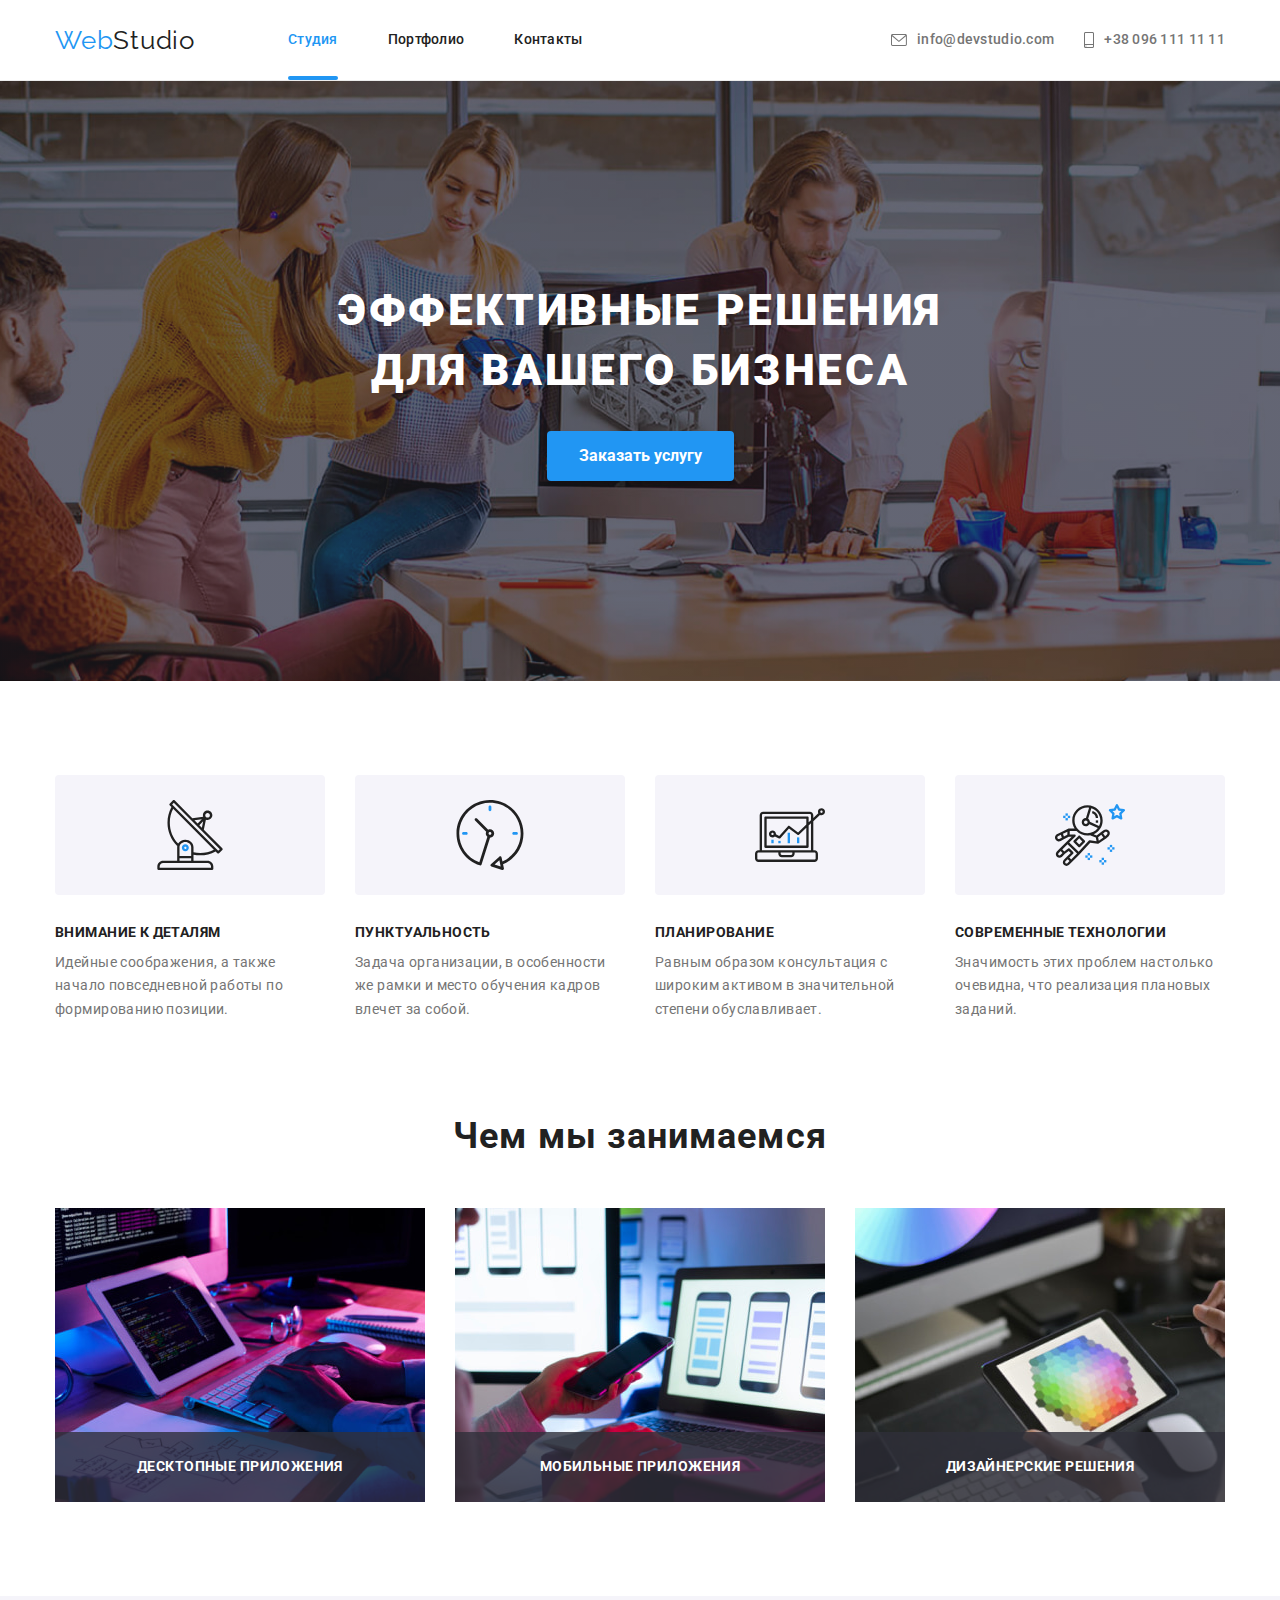
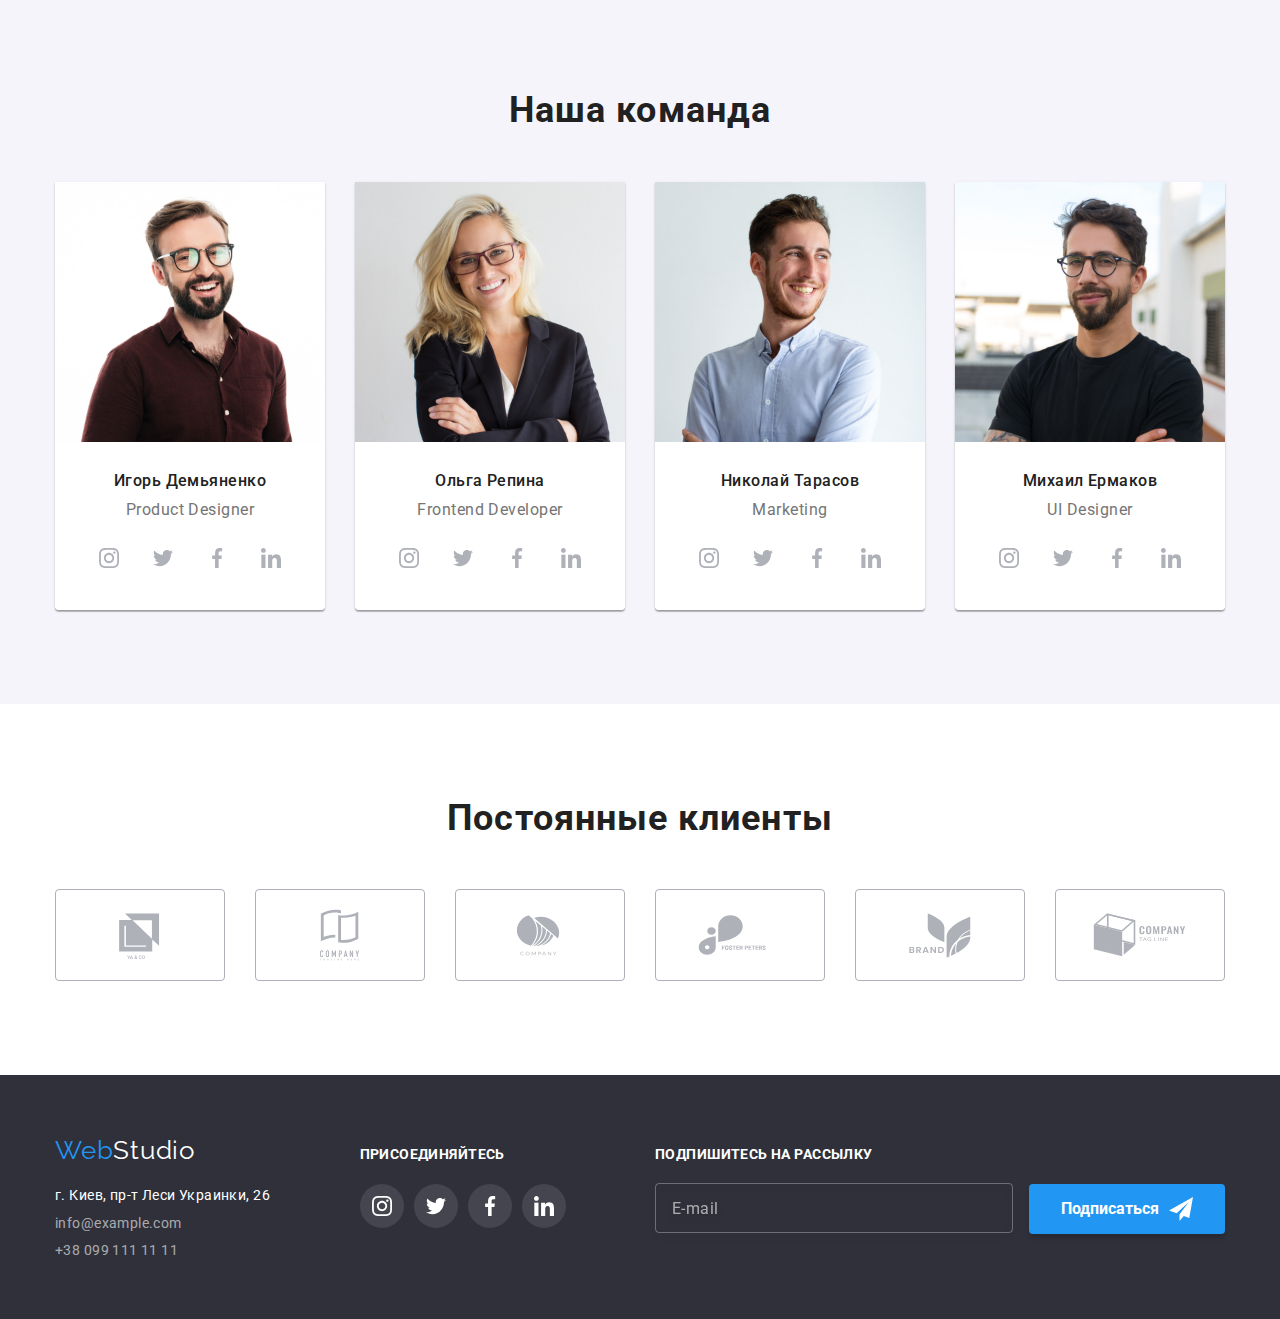
<file: index.html>
<!DOCTYPE html>
<html lang="ru">
  <head>
    <meta charset="UTF-8" />
    <meta http-equiv="X-UA-Compatible" content="IE=edge" />
    <meta name="viewport" content="width=device-width, initial-scale=1.0" />
    <title>Студия</title>
    <link
      rel="stylesheet"
      href="https://cdnjs.cloudflare.com/ajax/libs/modern-normalize/1.1.0/modern-normalize.min.css"
    />
    <link
      href="https://fonts.googleapis.com/css2?family=Raleway:wght@700&family=Roboto:wght@400;500;700;900&display=swap"
      rel="stylesheet"
    />
    <link rel="stylesheet" href="./css/styles.css" />
  </head>

  <body>
    <!--header-->

    <header class="header">
      <div class="container header-container">
        <nav class="nav">
          <a class="logo link header__logo" href="./index.html" lang="en"
            >Web<span class="logo--header">Studio</span></a
          >
          <ul class="nav__list list">
            <li class="nav__item">
              <a class="nav__link link current" href="./index.html">Студия</a>
            </li>
            <li class="nav__item">
              <a class="nav__link link" href="./portfolio.html">Портфолио</a>
            </li>
            <li class="nav__item">
              <a class="nav__link link" href="">Контакты</a>
            </li>
          </ul>
        </nav>
        <ul class="contacts__list list">
          <li class="contacts__item">
            <a class="contacts__link link" href="mailto:info@devstudio.com"
              ><svg class="contacts__icon" width="16" height="12">
                <use href="./images/icons.svg#envelope"></use></svg
              >info@devstudio.com</a
            >
          </li>
          <li class="contacts__item">
            <a class="contacts__link link" href="tel:+380961111111"
              ><svg class="contacts__icon" width="10" height="16">
                <use href="./images/icons.svg#smartphone"></use></svg
              >+38 096 111 11 11</a
            >
          </li>
        </ul>
      </div>
    </header>

    <main>
      <!--Hero-->

      <section class="hero">
        <div class="container">
          <h1 class="hero__title">Эффективные решения для вашего бизнеса</h1>
          <button data-modal-open class="button" type="button">
            Заказать услугу
          </button>
        </div>
      </section>

      <!--benifits-->

      <section class="benifits section">
        <div class="container">
          <h2 class="visually-hidden">Наши преимущества</h2>
          <ul class="benifits__list list">
            <li class="benifits__item">
              <div class="benifits__thumb">
                <svg class="benifits__icon" width="70" height="70">
                  <use href="./images/icons.svg#antenna"></use>
                </svg>
              </div>
              <h3 class="benifits__title">Внимание к деталям</h3>
              <p class="benifits__text">
                Идейные соображения, а также начало повседневной работы по
                формированию позиции.
              </p>
            </li>
            <li class="benifits__item">
              <div class="benifits__thumb">
                <svg class="benifits__icon" width="70" height="70">
                  <use href="./images/icons.svg#clock"></use>
                </svg>
              </div>
              <h3 class="benifits__title">Пунктуальность</h3>
              <p class="benifits__text">
                Задача организации, в особенности же рамки и место обучения
                кадров влечет за собой.
              </p>
            </li>
            <li class="benifits__item">
              <div class="benifits__thumb">
                <svg class="benifits__icon" width="70" height="70">
                  <use href="./images/icons.svg#diagram"></use>
                </svg>
              </div>
              <h3 class="benifits__title">Планирование</h3>
              <p class="benifits__text">
                Равным образом консультация с широким активом в значительной
                степени обуславливает.
              </p>
            </li>
            <li class="benifits__item">
              <div class="benifits__thumb">
                <svg class="benifits__icon" width="70" height="70">
                  <use href="./images/icons.svg#astronaut"></use>
                </svg>
              </div>
              <h3 class="benifits__title">Современные технологии</h3>
              <p class="benifits__text">
                Значимость этих проблем настолько очевидна, что реализация
                плановых заданий.
              </p>
            </li>
          </ul>
        </div>
      </section>

      <!--services-->

      <section class="section">
        <div class="container">
          <h2 class="section-title">Чем мы занимаемся</h2>
          <ul class="services list">
            <li class="services__item">
              <img
                src="./images/tasks/programmer.jpg"
                alt="Крупный план: работающий программист за столом"
                width="370"
                height="294"
              />
              <p class="services__label">Десктопные приложения</p>
            </li>
            <li class="services__item">
              <img
                src="./images/tasks/uidesign.jpg"
                alt="Крупный план: дизайнер разрабатывает различный дизайн веб-интерфейса"
                width="370"
                height="294"
              />
              <p class="services__label">Мобильные приложения</p>
            </li>
            <li class="services__item">
              <img
                src="./images/tasks/graphicdesign.jpg"
                alt="Крупный план: веб-дизайнер держит цветовую таблицу в руках"
                width="370"
                height="294"
              />
              <p class="services__label">Дизайнерские решения</p>
            </li>
          </ul>
        </div>
      </section>

      <!--team-->

      <section class="team-section section">
        <div class="container">
          <h2 class="section-title">Наша команда</h2>
          <ul class="team list">
            <li class="team__item">
              <img
                src="./images/team/igor-demjanenko.jpg"
                alt="Фото Игоря Демьяненко"
                width="270"
                height="260"
              />
              <div class="team__wrapper">
                <h3 class="team__name">Игорь Демьяненко</h3>
                <p class="team__prof" lang="en">Product Designer</p>
                <ul class="team__social-list list">
                  <li class="team__social-item">
                    <a class="team__social-link" aria-label="Instagram" href="">
                      <svg class="team__social-icon" width="20" height="20">
                        <use href="./images/icons.svg#instagram"></use>
                      </svg>
                    </a>
                  </li>
                  <li class="team__social-item">
                    <a class="team__social-link" aria-label="Twitter" href="">
                      <svg class="team__social-icon" width="20" height="20">
                        <use href="./images/icons.svg#twitter"></use>
                      </svg>
                    </a>
                  </li>
                  <li class="team__social-item">
                    <a class="team__social-link" aria-label="Facebook" href="">
                      <svg class="team__social-icon" width="20" height="20">
                        <use href="./images/icons.svg#facebook"></use>
                      </svg>
                    </a>
                  </li>
                  <li class="team__social-item">
                    <a class="team__social-link" aria-label="Linkedin" href="">
                      <svg class="team__social-icon" width="20" height="20">
                        <use href="./images/icons.svg#linkedin"></use>
                      </svg>
                    </a>
                  </li>
                </ul>
              </div>
            </li>
            <li class="team__item">
              <img
                src="./images/team/olga-repina.jpg"
                alt="Фото Ольги Репиной"
                width="270"
                height="260"
              />
              <div class="team__wrapper">
                <h3 class="team__name">Ольга Репина</h3>
                <p class="team__prof" lang="en">Frontend Developer</p>
                <ul class="team__social-list list">
                  <li class="team__social-item">
                    <a class="team__social-link" aria-label="Instagram" href="">
                      <svg class="team__social-icon" width="20" height="20">
                        <use href="./images/icons.svg#instagram"></use>
                      </svg>
                    </a>
                  </li>
                  <li class="team__social-item">
                    <a class="team__social-link" aria-label="Twitter" href="">
                      <svg class="team__social-icon" width="20" height="20">
                        <use href="./images/icons.svg#twitter"></use>
                      </svg>
                    </a>
                  </li>
                  <li class="team__social-item">
                    <a class="team__social-link" aria-label="Facebook" href="">
                      <svg class="team__social-icon" width="20" height="20">
                        <use href="./images/icons.svg#facebook"></use>
                      </svg>
                    </a>
                  </li>
                  <li class="team__social-item">
                    <a class="team__social-link" aria-label="Linkedin" href="">
                      <svg class="team__social-icon" width="20" height="20">
                        <use href="./images/icons.svg#linkedin"></use>
                      </svg>
                    </a>
                  </li>
                </ul>
              </div>
            </li>
            <li class="team__item">
              <img
                src="./images/team/nikolaj-tarasov.jpg"
                alt="Фото Николая Тарасова"
                width="270"
                height="260"
              />
              <div class="team__wrapper">
                <h3 class="team__name">Николай Тарасов</h3>
                <p class="team__prof" lang="en">Marketing</p>
                <ul class="team__social-list list">
                  <li class="team__social-item">
                    <a class="team__social-link" aria-label="Instagram" href="">
                      <svg class="team__social-icon" width="20" height="20">
                        <use href="./images/icons.svg#instagram"></use>
                      </svg>
                    </a>
                  </li>
                  <li class="team__social-item">
                    <a class="team__social-link" aria-label="Twitter" href="">
                      <svg class="team__social-icon" width="20" height="20">
                        <use href="./images/icons.svg#twitter"></use>
                      </svg>
                    </a>
                  </li>
                  <li class="team__social-item">
                    <a class="team__social-link" aria-label="Facebook" href="">
                      <svg class="team__social-icon" width="20" height="20">
                        <use href="./images/icons.svg#facebook"></use>
                      </svg>
                    </a>
                  </li>
                  <li class="team__social-item">
                    <a class="team__social-link" aria-label="Linkedin" href="">
                      <svg class="team__social-icon" width="20" height="20">
                        <use href="./images/icons.svg#linkedin"></use>
                      </svg>
                    </a>
                  </li>
                </ul>
              </div>
            </li>
            <li class="team__item">
              <img
                src="./images/team/michail-ermakov.jpg"
                alt="Фото Михаила Ермакова"
                width="270"
                height="260"
              />
              <div class="team__wrapper">
                <h3 class="team__name">Михаил Ермаков</h3>
                <p class="team__prof" lang="en">UI Designer</p>
                <ul class="team__social-list list">
                  <li class="team__social-item">
                    <a class="team__social-link" aria-label="Instagram" href="">
                      <svg class="team__social-icon" width="20" height="20">
                        <use href="./images/icons.svg#instagram"></use>
                      </svg>
                    </a>
                  </li>
                  <li class="team__social-item">
                    <a class="team__social-link" aria-label="Twitter" href="">
                      <svg class="team__social-icon" width="20" height="20">
                        <use href="./images/icons.svg#twitter"></use>
                      </svg>
                    </a>
                  </li>
                  <li class="team__social-item">
                    <a class="team__social-link" aria-label="Facebook" href="">
                      <svg class="team__social-icon" width="20" height="20">
                        <use href="./images/icons.svg#facebook"></use>
                      </svg>
                    </a>
                  </li>
                  <li class="team__social-item">
                    <a class="team__social-link" aria-label="Linkedin" href="">
                      <svg class="team__social-icon" width="20" height="20">
                        <use href="./images/icons.svg#linkedin"></use>
                      </svg>
                    </a>
                  </li>
                </ul>
              </div>
            </li>
          </ul>
        </div>
      </section>

      <!--clients-->
      <section class="section">
        <div class="container">
          <h2 class="section-title">Постоянные клиенты</h2>
          <ul class="clients__list list">
            <li class="clients__item">
              <a class="clients__link" aria-label="Client1" href="">
                <svg class="clients__icon" width="106" height="60">
                  <use href="./images/icons.svg#group1"></use>
                </svg>
              </a>
            </li>
            <li class="clients__item">
              <a class="clients__link" aria-label="Client2" href="">
                <svg class="clients__icon" width="106" height="60">
                  <use href="./images/icons.svg#group2"></use>
                </svg>
              </a>
            </li>
            <li class="clients__item">
              <a class="clients__link" aria-label="Client3" href="">
                <svg class="clients__icon" width="106" height="60">
                  <use href="./images/icons.svg#group3"></use>
                </svg>
              </a>
            </li>
            <li class="clients__item">
              <a class="clients__link" aria-label="Client4" href="">
                <svg class="clients__icon" width="106" height="60">
                  <use href="./images/icons.svg#group4"></use>
                </svg>
              </a>
            </li>
            <li class="clients__item">
              <a class="clients__link" aria-label="Client5" href="">
                <svg class="clients__icon" width="106" height="60">
                  <use href="./images/icons.svg#group5"></use>
                </svg>
              </a>
            </li>
            <li class="clients__item">
              <a class="clients__link" aria-label="Client6" href="">
                <svg class="clients__icon" width="106" height="60">
                  <use href="./images/icons.svg#group6"></use>
                </svg>
              </a>
            </li>
          </ul>
        </div>
      </section>
    </main>

    <!--footer-->

    <footer class="footer">
      <div class="container footer__wrapper">
        <div>
          <a class="logo link footer__logo" href="./index.html" lang="en"
            >Web<span class="logo--footer">Studio</span></a
          >
          <address>
            <ul class="list">
              <li class="address__item">
                <a
                  class="address__link address__link--geo link"
                  href="https://goo.gl/maps/Uj1X8xoR8grp4Fqd6"
                  target="_blank"
                  rel="noopener noreferrer"
                  >г. Киев, пр-т Леси Украинки, 26</a
                >
              </li>
              <li class="address__item">
                <a class="address__link link" href="mailto:info@example.com"
                  >info@example.com</a
                >
              </li>
              <li class="address__item">
                <a class="address__link link" href="tel:+380991111111"
                  >+38 099 111 11 11</a
                >
              </li>
            </ul>
          </address>
        </div>
        <div class="follow__wrapper">
          <strong class="follow__title">ПРИСОЕДИНЯЙТЕСЬ</strong>
          <ul class="follow__list list">
            <li class="follow__item">
              <a class="follow__link" aria-label="Instagram" href="">
                <svg class="follow__icon" width="20" height="20">
                  <use href="./images/icons.svg#instagram"></use>
                </svg>
              </a>
            </li>
            <li class="follow__item">
              <a class="follow__link" aria-label="Twitter" href="">
                <svg class="follow__icon" width="20" height="20">
                  <use href="./images/icons.svg#twitter"></use>
                </svg>
              </a>
            </li>
            <li class="follow__item">
              <a class="follow__link" aria-label="Facebook" href="">
                <svg class="follow__icon" width="20" height="20">
                  <use href="./images/icons.svg#facebook"></use>
                </svg>
              </a>
            </li>
            <li class="follow__item">
              <a class="follow__link" aria-label="Linkedin" href="">
                <svg class="follow__icon" width="20" height="20">
                  <use href="./images/icons.svg#linkedin"></use>
                </svg>
              </a>
            </li>
          </ul>
        </div>
        <form class="subscribe">
          <label for="email" class="subscribe__title"
            >Подпишитесь на рассылку</label
          >
          <input
            class="subscribe__input"
            id="email"
            type="email"
            name="email"
            placeholder="E-mail"
            required
          />
          <button class="subscribe__button button" type="submit">
            Подписаться
            <svg class="subscribe__icon" width="24" height="24">
              <use href="./images/icons.svg#send"></use>
            </svg>
          </button>
        </form>
      </div>
    </footer>

    <!--modal-->

    <div data-modal class="backdrop is-hidden">
      <div class="modal">
        <button data-modal-close class="modal__button" type="button">
          <svg class="modal__button-icon" width="11" height="11">
            <use href="./images/icons.svg#closebtn"></use>
          </svg>
        </button>
        <form class="order">
          <p class="order__title">Оставьте свои данные, мы вам перезвоним</p>

          <label for="name" class="order__label">Имя </label>
          <div class="order__wrapper">
            <input
              class="order__input"
              type="text"
              name="name"
              id="name"
              required
              minlength="2"
            /><svg class="order__icon" width="18" height="18">
              <use href="./images/icons.svg#person"></use>
            </svg>
          </div>

          <label for="tel" class="order__label">Телефон </label>
          <div class="order__wrapper">
            <input
              class="order__input"
              type="tel"
              name="tel"
              id="tel"
              required
            /><svg class="order__icon" width="18" height="18">
              <use href="./images/icons.svg#phone"></use>
            </svg>
          </div>

          <label for="mail" class="order__label">Почта </label>
          <div class="order__wrapper">
            <input
              class="order__input"
              type="email"
              name="mail"
              id="mail"
              required
            /><svg class="order__icon" width="18" height="18">
              <use href="./images/icons.svg#email"></use>
            </svg>
          </div>

          <label for="comment" class="order__label order__label-comment"
            >Комментарий</label
          >
          <textarea
            class="order__comment"
            name="comment"
            id="comment"
            placeholder="Введите текст"
          ></textarea>

          <input
            class="order__checkbox visually-hidden"
            name="policy"
            type="checkbox"
            id="checkbox"
            required
          />

          <label for="checkbox" class="order__text"
            >Соглашаюсь с рассылкой и принимаю&nbsp;
            <a class="order__link" href="">Условия договора</a></label
          >

          <button class="button" type="submit">Отправить</button>
        </form>
      </div>
    </div>

    <script src="./js/modal.js"></script>
  </body>
</html>
</file>
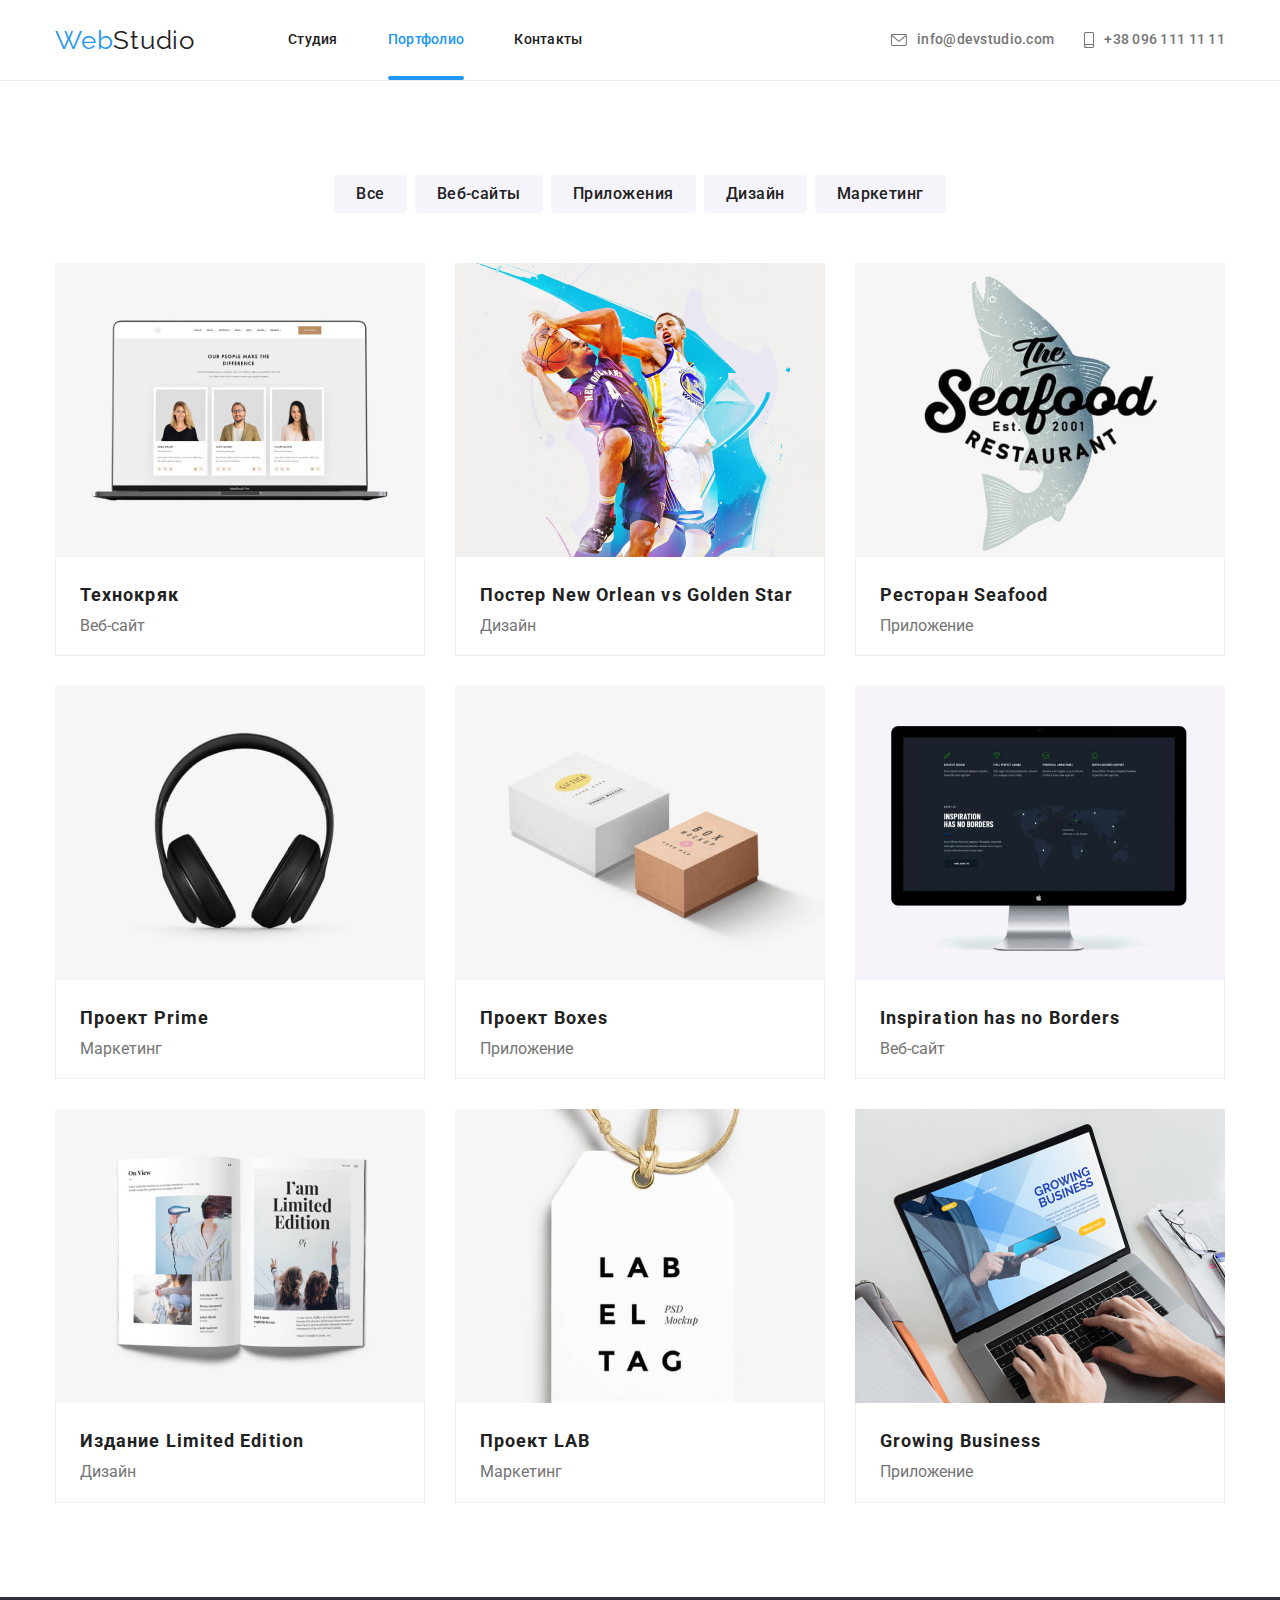
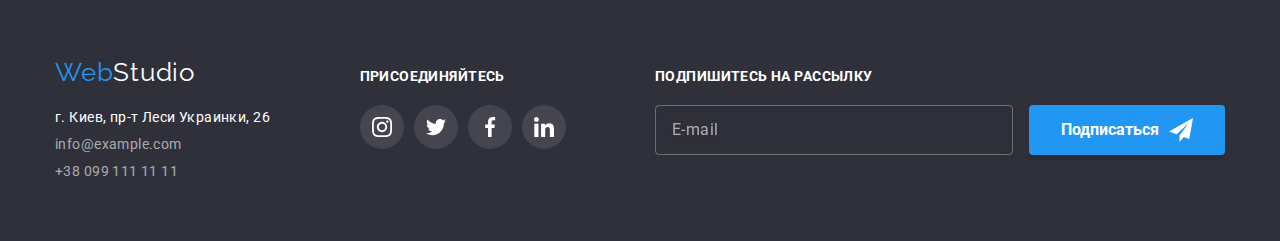
<file: portfolio.html>
<!DOCTYPE html>
<html lang="ru">
  <head>
    <meta charset="UTF-8" />
    <meta http-equiv="X-UA-Compatible" content="IE=edge" />
    <meta name="viewport" content="width=device-width, initial-scale=1.0" />
    <title>Портфолио</title>
    <link
      rel="stylesheet"
      href="https://cdnjs.cloudflare.com/ajax/libs/modern-normalize/1.1.0/modern-normalize.min.css"
    />
    <link
      href="https://fonts.googleapis.com/css2?family=Raleway:wght@700&family=Roboto:wght@400;500;700;900&display=swap"
      rel="stylesheet"
    />
    <link rel="stylesheet" href="./css/styles.css" />
  </head>
  <body>
    <!--header-->

    <header class="header">
      <div class="container header-container">
        <nav class="nav">
          <a class="logo link header__logo" href="./index.html" lang="en"
            >Web<span class="logo--header">Studio</span></a
          >
          <ul class="nav__list list">
            <li class="nav__item">
              <a class="nav__link link" href="./index.html">Студия</a>
            </li>
            <li class="nav__item">
              <a class="nav__link link current" href="./portfolio.html"
                >Портфолио</a
              >
            </li>
            <li class="nav__item">
              <a class="nav__link link" href="">Контакты</a>
            </li>
          </ul>
        </nav>
        <ul class="contacts__list list">
          <li class="contacts__item">
            <a class="contacts__link link" href="mailto:info@devstudio.com"
              ><svg class="contacts__icon" width="16" height="12">
                <use href="./images/icons.svg#envelope"></use></svg
              >info@devstudio.com</a
            >
          </li>
          <li class="contacts__item">
            <a class="contacts__link link" href="tel:+380961111111"
              ><svg class="contacts__icon" width="10" height="16">
                <use href="./images/icons.svg#smartphone"></use></svg
              >+38 096 111 11 11</a
            >
          </li>
        </ul>
      </div>
    </header>

    <main>
      <section class="section">
        <div class="container">
          <h1 class="visually-hidden">Наши проекты</h1>

          <!--filter-buttons-->

          <ul class="filter list">
            <li class="filter__item">
              <button class="filter__button" type="button">Все</button>
            </li>
            <li class="filter__item">
              <button class="filter__button" type="button">Веб-сайты</button>
            </li>
            <li class="filter__item">
              <button class="filter__button" type="button">Приложения</button>
            </li>
            <li class="filter__item">
              <button class="filter__button" type="button">Дизайн</button>
            </li>
            <li class="filter__item">
              <button class="filter__button" type="button">Маркетинг</button>
            </li>
          </ul>

          <!--projects-->

          <ul class="projects list">
            <li class="projects__item">
              <a class="projects__link link" href="">
                <div class="projects__box">
                  <img
                    class="projects__img"
                    src="./images/projects/technokryak.jpg"
                    alt="Отображенный на ноутбуке дизайн сайта "
                    width="370"
                    height="294"
                  />
                  <div class="projects__overlay">
                    <p class="projects__text">
                      Ресурс предлагает комплексные предложения с разным уровнем
                      функционала и сервисов. Все это позволит посетителю
                      получить исчерпывающие сведения о компании или частном
                      лице.
                    </p>
                  </div>
                </div>
                <div class="projects__wrapper">
                  <h2 class="projects__title">Технокряк</h2>
                  <p class="projects__product">Веб-сайт</p>
                </div>
              </a>
            </li>
            <li class="projects__item">
              <a class="projects__link link" href="">
                <div class="projects__box">
                  <img
                    src="./images/projects/poster.jpg"
                    alt="Два басктеболиста сражаются за мяч"
                    width="370"
                    height="294"
                  />
                  <div class="projects__overlay">
                    <p class="projects__text">
                      Ресурс предлагает комплексные предложения с разным уровнем
                      функционала и сервисов. Все это позволит посетителю
                      получить исчерпывающие сведения о компании или частном
                      лице.
                    </p>
                  </div>
                </div>
                <div class="projects__wrapper">
                  <h2 class="projects__title">
                    Постер <span lang="en">New Orlean vs Golden Star</span>
                  </h2>
                  <p class="projects__product">Дизайн</p>
                </div>
              </a>
            </li>
            <li class="projects__item">
              <a class="projects__link link" href="">
                <div class="projects__box">
                  <img
                    src="./images/projects/seafood.jpg"
                    alt="Логотип ресторана"
                    width="370"
                    height="294"
                  />
                  <div class="projects__overlay">
                    <p class="projects__text">
                      Ресурс предлагает комплексные предложения с разным уровнем
                      функционала и сервисов. Все это позволит посетителю
                      получить исчерпывающие сведения о компании или частном
                      лице.
                    </p>
                  </div>
                </div>
                <div class="projects__wrapper">
                  <h2 class="projects__title">
                    Ресторан <span lang="en">Seafood</span>
                  </h2>
                  <p class="projects__product">Приложение</p>
                </div>
              </a>
            </li>
            <li class="projects__item">
              <a class="projects__link link" href="">
                <div class="projects__box">
                  <img
                    src="./images/projects/prime.jpg"
                    alt="Наушники"
                    width="370"
                    height="294"
                  />
                  <div class="projects__overlay">
                    <p class="projects__text">
                      Ресурс предлагает комплексные предложения с разным уровнем
                      функционала и сервисов. Все это позволит посетителю
                      получить исчерпывающие сведения о компании или частном
                      лице.
                    </p>
                  </div>
                </div>
                <div class="projects__wrapper">
                  <h2 class="projects__title">
                    Проект <span lang="en">Prime</span>
                  </h2>
                  <p class="projects__product">Маркетинг</p>
                </div>
              </a>
            </li>
            <li class="projects__item">
              <a class="projects__link link" href="">
                <div class="projects__box">
                  <img
                    src="./images/projects/boxes.jpg"
                    alt="Две коробки"
                    width="370"
                    height="294"
                  />
                  <div class="projects__overlay">
                    <p class="projects__text">
                      Ресурс предлагает комплексные предложения с разным уровнем
                      функционала и сервисов. Все это позволит посетителю
                      получить исчерпывающие сведения о компании или частном
                      лице.
                    </p>
                  </div>
                </div>
                <div class="projects__wrapper">
                  <h2 class="projects__title">
                    Проект <span lang="en">Boxes</span>
                  </h2>
                  <p class="projects__product">Приложение</p>
                </div>
              </a>
            </li>
            <li class="projects__item">
              <a class="projects__link link" href="">
                <div class="projects__box">
                  <img
                    src="./images/projects/inspiration.jpg"
                    alt="Отображенный на мониторе дизайн сайта"
                    width="370"
                    height="294"
                  />
                  <div class="projects__overlay">
                    <p class="projects__text">
                      Ресурс предлагает комплексные предложения с разным уровнем
                      функционала и сервисов. Все это позволит посетителю
                      получить исчерпывающие сведения о компании или частном
                      лице.
                    </p>
                  </div>
                </div>
                <div class="projects__wrapper">
                  <h2 class="projects__title">
                    <span lang="en">Inspiration has no Borders</span>
                  </h2>
                  <p class="projects__product">Веб-сайт</p>
                </div>
              </a>
            </li>
            <li class="projects__item">
              <a class="projects__link link" href="">
                <div class="projects__box">
                  <img
                    src="./images/projects/limited.jpg"
                    alt="Раскрытый журнал"
                    width="370"
                    height="294"
                  />
                  <div class="projects__overlay">
                    <p class="projects__text">
                      Ресурс предлагает комплексные предложения с разным уровнем
                      функционала и сервисов. Все это позволит посетителю
                      получить исчерпывающие сведения о компании или частном
                      лице.
                    </p>
                  </div>
                </div>
                <div class="projects__wrapper">
                  <h2 class="projects__title">
                    Издание <span lang="en">Limited Edition</span>
                  </h2>
                  <p class="projects__product">Дизайн</p>
                </div>
              </a>
            </li>
            <li class="projects__item">
              <a class="projects__link link" href="" tabindex="0">
                <div class="projects__box">
                  <img
                    src="./images/projects/lab.jpg"
                    alt="Логотип"
                    width="370"
                    height="294"
                  />
                  <div class="projects__overlay">
                    <p class="projects__text">
                      Ресурс предлагает комплексные предложения с разным уровнем
                      функционала и сервисов. Все это позволит посетителю
                      получить исчерпывающие сведения о компании или частном
                      лице.
                    </p>
                  </div>
                </div>
                <div class="projects__wrapper">
                  <h2 class="projects__title">
                    Проект <span lang="en">LAB</span>
                  </h2>
                  <p class="projects__product">Маркетинг</p>
                </div>
              </a>
            </li>
            <li class="projects__item">
              <a class="projects__link link" href="" tabindex="0">
                <div class="projects__box">
                  <img
                    src="./images/projects/growing-business.jpg"
                    alt="Отображенный на ноутбуке дизайн приложения"
                    width="370"
                    height="294"
                  />
                  <div class="projects__overlay">
                    <p class="projects__text">
                      Ресурс предлагает комплексные предложения с разным уровнем
                      функционала и сервисов. Все это позволит посетителю
                      получить исчерпывающие сведения о компании или частном
                      лице.
                    </p>
                  </div>
                </div>
                <div class="projects__wrapper">
                  <h2 class="projects__title" lang="en">Growing Business</h2>
                  <p class="projects__product">Приложение</p>
                </div>
              </a>
            </li>
          </ul>
        </div>
      </section>
    </main>

    <!--footer-->

    <footer class="footer">
      <div class="container footer__wrapper">
        <div>
          <a class="logo link footer__logo" href="./index.html" lang="en"
            >Web<span class="logo--footer">Studio</span></a
          >
          <address>
            <ul class="list">
              <li class="address__item">
                <a
                  class="address__link address__link--geo link"
                  href="https://goo.gl/maps/Uj1X8xoR8grp4Fqd6"
                  target="_blank"
                  rel="noopener noreferrer"
                  >г. Киев, пр-т Леси Украинки, 26</a
                >
              </li>
              <li class="address__item">
                <a class="address__link link" href="mailto:info@example.com"
                  >info@example.com</a
                >
              </li>
              <li class="address__item">
                <a class="address__link link" href="tel:+380991111111"
                  >+38 099 111 11 11</a
                >
              </li>
            </ul>
          </address>
        </div>
        <div class="follow__wrapper">
          <strong class="follow__title">ПРИСОЕДИНЯЙТЕСЬ</strong>
          <ul class="follow__list list">
            <li class="follow__item">
              <a class="follow__link" aria-label="Instagram" href="">
                <svg class="follow__icon" width="20" height="20">
                  <use href="./images/icons.svg#instagram"></use>
                </svg>
              </a>
            </li>
            <li class="follow__item">
              <a class="follow__link" aria-label="Twitter" href="">
                <svg class="follow__icon" width="20" height="20">
                  <use href="./images/icons.svg#twitter"></use>
                </svg>
              </a>
            </li>
            <li class="follow__item">
              <a class="follow__link" aria-label="Facebook" href="">
                <svg class="follow__icon" width="20" height="20">
                  <use href="./images/icons.svg#facebook"></use>
                </svg>
              </a>
            </li>
            <li class="follow__item">
              <a class="follow__link" aria-label="Linkedin" href="">
                <svg class="follow__icon" width="20" height="20">
                  <use href="./images/icons.svg#linkedin"></use>
                </svg>
              </a>
            </li>
          </ul>
        </div>
        <form class="subscribe">
          <label for="email" class="subscribe__title"
            >Подпишитесь на рассылку</label
          >
          <input
            class="subscribe__input"
            id="email"
            type="email"
            name="email"
            placeholder="E-mail"
            required
          />
          <button class="subscribe__button button" type="submit">
            Подписаться
            <svg class="subscribe__icon" width="24" height="24">
              <use href="./images/icons.svg#send"></use>
            </svg>
          </button>
        </form>
      </div>
    </footer>
  </body>
</html>
</file>
<file: css/styles.css>
:root {
  --primary-color: #ffffff;
  --primary-color-alpha: rgba(255, 255, 255, 0.6);
  --primary-text-color: #757575;
  --accent-color: #2196f3;
  --focus-accent-color: #188ce8;
  --title-color: #212121;
  --background-color-dark: #2f303a;
  --background-color-light: #f5f4fa;
  --line-color: #ececec;
  --card-color: #eeeeee;
  --background-hero: #c4c4c4;
  --icon-color: #afb1b8;
}

body {
  background-color: var(--primary-color);
  color: var(--primary-text-color);
  font-family: Roboto, sans-serif;
}

h1,
h2,
h3,
p {
  margin-top: 0;
  margin-bottom: 0;
}

ul {
  margin-top: 0;
  margin-bottom: 0;
  padding-left: 0;
}

img {
  display: block;
}

button {
  cursor: pointer;
}

.list {
  list-style: none;
}

.link {
  text-decoration: none;
  color: inherit;
}

.visually-hidden {
  position: absolute;
  width: 1px;
  height: 1px;
  margin: -1px;
  border: 0;
  padding: 0;
  white-space: nowrap;
  clip-path: inset(100%);
  clip: rect(0 0 0 0);
  overflow: hidden;
}

.container {
  width: 1200px;
  padding-left: 15px;
  padding-right: 15px;
  margin-left: auto;
  margin-right: auto;
}

.section {
  padding-top: 94px;
  padding-bottom: 94px;
}

/*===header===*/
.header {
  border-bottom: 1px solid var(--line-color);
}

.header-container {
  display: flex;
  align-items: center;
  justify-content: space-between;
}

.nav {
  display: flex;
  align-items: center;
}

.nav__list {
  display: flex;
}

.logo {
  color: var(--accent-color);
  font-family: Raleway, sans-serif;
  font-size: 26px;
  line-height: 1.19;
  letter-spacing: 0.03em;
}

.logo--header {
  color: var(--title-color);
}

.header__logo {
  margin-right: 93px;
}

.nav__link {
  display: block;
  color: var(--title-color);
  font-weight: 500;
  font-size: 14px;
  line-height: 1.14;
  letter-spacing: 0.02em;
  padding-top: 32px;
  padding-bottom: 32px;
  transition: color 250ms cubic-bezier(0.4, 0, 0.2, 1);
}

.nav__item:not(:last-child) {
  margin-right: 50px;
}

.nav__link:hover,
.nav__link:focus {
  color: var(--accent-color);
}

.nav__link.current {
  position: relative;
  color: var(--accent-color);
}

.nav__link.current::after {
  position: absolute;
  left: 0;
  bottom: 0;
  display: inline-block;
  content: '';
  height: 4px;
  border-radius: 2px;
  width: 100%;
  background-color: var(--accent-color);
}

.contacts__icon {
  fill: currentColor;
  margin-right: 10px;
}
.contacts__list {
  display: flex;
}

.contacts__item:not(:last-child) {
  margin-right: 30px;
}

.contacts__link {
  display: flex;
  align-items: center;
  font-weight: 500;
  font-size: 14px;
  line-height: 1.14;
  letter-spacing: 0.02em;
  padding-top: 32px;
  padding-bottom: 32px;
  transition: color 250ms cubic-bezier(0.4, 0, 0.2, 1);
}

.contacts__link:hover,
.contacts__link:focus {
  color: var(--accent-color);
}

/*===index-main===*/

/*===hero===*/

.hero {
  background-color: var(--background-hero);
  padding-top: 200px;
  padding-bottom: 200px;
  text-align: center;
  background-image: linear-gradient(
      rgba(47, 48, 58, 0.4),
      rgba(47, 48, 58, 0.4)
    ),
    url(../images/background/hero.jpg);
  background-repeat: no-repeat;
  max-width: 1600px;
  background-position: center;
  background-size: cover;
  margin: 0 auto;
}

.hero__title {
  font-weight: 900;
  font-size: 44px;
  line-height: 1.36;
  text-align: center;
  letter-spacing: 0.06em;
  text-transform: uppercase;
  color: var(--primary-color);
  margin: 0 auto 30px;
  max-width: 696px;
}

.button {
  display: inline-block;
  font-family: inherit;
  font-weight: 700;
  font-size: 16px;
  line-height: 1.87;
  color: var(--primary-color);
  background-color: var(--accent-color);
  padding: 10px 32px;
  box-shadow: 0px 4px 4px rgba(0, 0, 0, 0.15);
  border-radius: 4px;
  border: none;
  transition: background-color 250ms cubic-bezier(0.4, 0, 0.2, 1);
}

.button:hover,
.button:focus {
  background-color: var(--focus-accent-color);
}

/*===benifits===*/

.benifits.section {
  padding-bottom: 0;
}

.benifits__list {
  display: flex;
}

.benifits__item {
  max-width: 270px;
}

.benifits__item:not(:last-child) {
  margin-right: 30px;
}

.benifits__thumb {
  width: 270px;
  height: 120px;
  background-color: var(--background-color-light);
  border-radius: 4px;
  margin-bottom: 30px;
  display: flex;
  justify-content: center;
  align-items: center;
}

.benifits__title {
  color: var(--title-color);
  font-weight: 700;
  font-size: 14px;
  line-height: 1.14;
  letter-spacing: 0.03em;
  text-transform: uppercase;
  margin-bottom: 10px;
}

.benifits__text {
  font-size: 14px;
  line-height: 1.71;
  letter-spacing: 0.03em;
}

.section-title {
  color: var(--title-color);
  font-weight: 700;
  font-size: 36px;
  line-height: 1.16;
  text-align: center;
  letter-spacing: 0.03em;
  margin-bottom: 50px;
}

/*===services===*/

.services {
  display: flex;
}

.services__item:not(:last-child) {
  margin-right: 30px;
}

.services__item {
  position: relative;
}

.services__label {
  position: absolute;
  width: 100%;
  left: 0;
  bottom: 0;
  font-weight: 700;
  font-size: 14px;
  line-height: 1.14;
  text-align: center;
  letter-spacing: 0.03em;
  text-transform: uppercase;
  color: var(--primary-color);
  background-color: rgba(47, 48, 58, 0.8);
  padding-top: 27px;
  padding-bottom: 27px;
}
/*===team===*/

.team-section {
  background-color: var(--background-color-light);
}

.team {
  display: flex;
}

.team__item {
  text-align: center;
  box-shadow: 0px 1px 3px rgba(0, 0, 0, 0.12), 0px 1px 1px rgba(0, 0, 0, 0.14),
    0px 2px 1px rgba(0, 0, 0, 0.2);
  border-radius: 0px 0px 4px 4px;
}

.team__item:not(:last-child) {
  margin-right: 30px;
}

.team__wrapper {
  background-color: var(--primary-color);
  padding: 30px 20px;
  border-radius: 0px 0px 4px 4px;
}
.team__name {
  color: var(--title-color);
  font-weight: 500;
  font-size: 16px;
  line-height: 1.18;
  letter-spacing: 0.03em;
  margin-bottom: 10px;
}

.team__prof {
  font-size: 16px;
  line-height: 1.18;
  letter-spacing: 0.03em;
}

.team__social-list {
  display: flex;
  justify-content: center;
  margin-top: 16px;
}

.team__social-link {
  display: flex;
  justify-content: center;
  align-items: center;
  width: 44px;
  height: 44px;
  color: var(--icon-color);
  border-radius: 50%;
  transition: color 250ms cubic-bezier(0.4, 0, 0.2, 1),
    background-color 250ms cubic-bezier(0.4, 0, 0.2, 1);
}
.team__social-link:hover,
.team__social-link:focus {
  background-color: var(--accent-color);
  color: var(--primary-color);
}

.team__social-item:not(:last-child) {
  margin-right: 10px;
}

.team__social-icon {
  fill: currentColor;
}

/*===Clients===*/

.clients__list {
  display: flex;
}

.clients__item:not(:last-child) {
  margin-right: 30px;
}

.clients__link {
  display: flex;
  padding: 16px 32px;
  width: 170px;
  height: 92px;
  border: 1px solid var(--icon-color);
  border-radius: 4px;
  color: var(--icon-color);
  transition: color 250ms cubic-bezier(0.4, 0, 0.2, 1),
    border-color 250ms cubic-bezier(0.4, 0, 0.2, 1);
}

.clients__link:hover,
.clients__link:focus {
  color: var(--accent-color);
  border-color: var(--accent-color);
}

.clients__icon {
  fill: currentColor;
}

/*===Portfolio-main===*/

.filter {
  display: flex;
  justify-content: center;
  margin-bottom: 50px;
}

.filter__item:not(:last-child) {
  margin-right: 8px;
}

.filter__button {
  font-family: inherit;
  color: var(--title-color);
  background-color: var(--background-color-light);
  font-weight: 500;
  font-size: 16px;
  line-height: 1.6;
  text-align: center;
  letter-spacing: 0.03em;
  display: inline-block;
  border: none;
  border-radius: 4px;
  padding: 6px 22px;
  transition: color 250ms cubic-bezier(0.4, 0, 0.2, 1),
    background-color 250ms cubic-bezier(0.4, 0, 0.2, 1),
    box-shadow 250ms cubic-bezier(0.4, 0, 0.2, 1);
}

.filter__button:hover,
.filter__button:focus {
  color: var(--primary-color);
  background-color: var(--accent-color);
  box-shadow: 0px 3px 1px rgba(0, 0, 0, 0.1), 0px 1px 2px rgba(0, 0, 0, 0.08),
    0px 2px 2px rgba(0, 0, 0, 0.12);
}

/*===projects===*/

.projects {
  display: flex;
  flex-wrap: wrap;
}

.projects__item {
  flex-basis: calc((100% - 90px)) / 3;
}

.projects__item:not(:nth-child(3n)) {
  margin-right: 30px;
}
.projects__item:not(:nth-last-child(-n + 3)) {
  margin-bottom: 30px;
}

.projects__link {
  display: block;
  transition: box-shadow 250ms cubic-bezier(0.4, 0, 0.2, 1);
}

.projects__link:hover,
.projects__link:focus {
  box-shadow: 0px 3px 1px rgba(0, 0, 0, 0.1), 0px 1px 2px rgba(0, 0, 0, 0.08),
    0px 2px 2px rgba(0, 0, 0, 0.12);
}

.projects__wrapper {
  border: 1px solid var(--card-color);
  border-top: 0;
  padding: 20px 24px;
}

.projects__title {
  color: var(--title-color);
  font-weight: 700;
  font-size: 18px;
  line-height: 2;
  letter-spacing: 0.06em;
  margin-bottom: 4px;
}

.pojects__product {
  font-size: 16px;
  line-height: 1.87;
  letter-spacing: 0.03em;
}

.projects__box {
  position: relative;
  overflow: hidden;
}

.projects__overlay {
  position: absolute;
  display: flex;
  align-items: center;
  justify-content: center;
  top: 0;
  left: 0;
  width: 100%;
  height: 100%;
  background-color: rgba(33, 150, 243, 0.9);
  padding-left: 24px;
  padding-right: 24px;
  transform: translateY(100%);
  transition: transform 250ms cubic-bezier(0.4, 0, 0.2, 1);
}

.projects__text {
  font-size: 18px;
  line-height: 1.56;
  letter-spacing: 0.03em;
  color: var(--primary-color);
}

.projects__link:hover .projects__overlay,
.projects__link:focus .projects__overlay {
  transform: translateY(0);
}
/*===footer===*/

.footer {
  background-color: var(--background-color-dark);
  padding-top: 60px;
  padding-bottom: 60px;
}

.footer__wrapper {
  display: flex;
  align-items: baseline;
  justify-content: space-between;
}

.footer__logo {
  display: block;
  margin-bottom: 20px;
}

.logo--footer {
  color: var(--primary-color);
}
.address__item:not(:last-child) {
  margin-bottom: 9px;
}

.address__link {
  font-style: normal;
  font-weight: 400;
  font-size: 14px;
  line-height: 1, 71;
  letter-spacing: 0.03em;
  color: var(--primary-color-alpha);
  transition: color 250ms cubic-bezier(0.4, 0, 0.2, 1);
}

.address__link:hover,
.address__link:focus {
  color: var(--accent-color);
}
.address__link--geo {
  color: var(--primary-color);
}

.follow__title {
  font-weight: 700;
  font-size: 14px;
  line-height: 1.14;
  letter-spacing: 0.03em;
  text-transform: uppercase;
  color: var(--primary-color);
}

.follow__list {
  display: flex;
  margin-top: 20px;
}

.follow__link {
  display: flex;
  align-items: center;
  justify-content: center;
  width: 44px;
  height: 44px;
  background-color: rgba(255, 255, 255, 0.1);
  border-radius: 50%;
  color: var(--primary-color);
  transition: background-color 250ms cubic-bezier(0.4, 0, 0.2, 1);
}
.follow__link:hover,
.follow__link:focus {
  background-color: var(--accent-color);
}

.follow__item:not(:last-child) {
  margin-right: 10px;
}

.follow__icon {
  fill: currentColor;
}

.subscribe__title {
  display: block;
  font-weight: 700;
  font-size: 14px;
  line-height: 1.14;
  letter-spacing: 0.03em;
  text-transform: uppercase;
  color: var(--primary-color);
  margin-bottom: 20px;
}

.subscribe__input {
  min-width: 358px;
  height: 50px;
  padding-left: 16px;
  background-color: transparent;
  color: var(--primary-color);
  border: 1px solid rgba(255, 255, 255, 0.3);
  filter: drop-shadow(0px 4px 4px rgba(0, 0, 0, 0.15));
  border-radius: 4px;
}

.subscribe__input::placeholder {
  color: rgba(255, 255, 255, 0.6);
  font-size: 16px;
  line-height: 1.25;
  display: flex;
  align-items: center;
  letter-spacing: 0.03em;
}

.subscribe__button {
  margin-left: 12px;
  display: inline-flex;
  align-items: center;
  justify-content: center;
}

.subscribe__icon {
  margin-left: 10px;
  fill: currentColor;
}

/*===modal===*/

.backdrop {
  position: fixed;
  top: 0;
  left: 0;
  width: 100%;
  height: 100%;
  background-color: rgba(0, 0, 0, 0.2);
  opacity: 1;
  transition: opacity 250ms cubic-bezier(0.4, 0, 0.2, 1);
}

.is-hidden {
  opacity: 0;
  pointer-events: none;
}

.is-hidden .modal {
  transform: translate(-50%, -50%) scale(0.7);
}

.modal {
  position: absolute;
  top: 50%;
  left: 50%;
  transform: translate(-50%, -50%) scale(1);
  min-width: 528px;
  min-height: 581px;
  background-color: var(--primary-color);
  box-shadow: 0px 1px 3px rgba(0, 0, 0, 0.12), 0px 1px 1px rgba(0, 0, 0, 0.14),
    0px 2px 1px rgba(0, 0, 0, 0.2);
  border-radius: 4px;
  transition: transform 250ms cubic-bezier(0.4, 0, 0.2, 1);
}

.modal__button {
  display: flex;
  align-items: center;
  justify-content: center;
  width: 30px;
  height: 30px;
  border-radius: 50%;
  background-color: var(--primary-color);
  border: 1px solid rgba(0, 0, 0, 0.1);
  position: absolute;
  top: 10px;
  right: 10px;
  padding: 0;
  transition: color 250ms cubic-bezier(0.4, 0, 0.2, 1);
}

.modal__button:hover,
.modal__button:focus {
  color: var(--accent-color);
}

.modal__button-icon {
  fill: currentColor;
}

/*===form===*/

.order {
  padding: 40px;
  display: flex;
  flex-direction: column;
  justify-content: center;
  align-items: center;
}

.order__title {
  font-weight: 700;
  font-size: 20px;
  line-height: 1.15;
  text-align: center;
  letter-spacing: 0.03em;
  color: var(--title-color);
  margin-bottom: 12px;
}

.order__label {
  display: block;
  align-self: flex-start;

  font-size: 12px;
  line-height: 1.16;
  letter-spacing: 0.01em;
  color: var(--primary-text-color);
}

.order__label-comment {
  margin: 0 auto 4px 0;
}

.order__input {
  border: 1px solid rgba(33, 33, 33, 0.2);
  border-radius: 4px;
  width: 100%;
  height: 40px;
  padding-left: 42px;
  color: #000000;

  transition: border-color 250ms cubic-bezier(0.4, 0, 0.2, 1);
}

.order__input:focus {
  outline: none;
  border-color: var(--accent-color);
}

.order__input:focus + .order__icon {
  fill: var(--accent-color);
}

.order__wrapper {
  position: relative;
  width: 100%;
  margin-top: 4px;
  margin-bottom: 10px;
}

.order__comment {
  border: 1px solid rgba(33, 33, 33, 0.2);
  border-radius: 4px;
  width: 100%;
  height: 120px;
  resize: none;
  margin-bottom: 20px;
  padding: 12px 16px;
  color: #000000;
  transition: border-color 250ms cubic-bezier(0.4, 0, 0.2, 1);
}

.order__comment:focus {
  outline: none;
  border-color: var(--accent-color);
}

.order__comment::placeholder {
  font-size: 12px;
  line-height: 1.16;
  letter-spacing: 0.01em;
  color: rgba(117, 117, 117, 0.5);
}

.order__icon {
  position: absolute;
  fill: var(--title-color);
  top: 50%;
  left: 12px;
  transform: translateY(-50%);
  transition: fill 250ms cubic-bezier(0.4, 0, 0.2, 1);
}

.order__text {
  display: flex;
  align-items: center;
  justify-content: center;
  font-size: 14px;
  line-height: 1.71;
  letter-spacing: 0.03em;
  color: var(--primary-text-color);
  margin-bottom: 30px;
}

.order__text::before {
  display: block;
  content: '';
  width: 16px;
  height: 15px;
  border: 2px solid var(--title-color);
  border-radius: 2px;
  cursor: pointer;
  margin-right: 7px;
  transition: background-color 250ms cubic-bezier(0.4, 0, 0.2, 1),
    background-image 250ms cubic-bezier(0.4, 0, 0.2, 1),
    outline 250ms cubic-bezier(0.4, 0, 0.2, 1);
}

.order__checkbox:checked + .order__text::before {
  background-color: var(--accent-color);
  border: 1px solid var(--accent-color);
  background-image: url(../images/check.svg);
  background-repeat: no-repeat;
  background-size: contain;
  background-position: center center;
  outline: none;
}

.order__checkbox:focus + .order__text::before {
  outline: 2px solid rgba(33, 150, 243, 0.5);
}

.order__link {
  font-size: 14px;
  line-height: 1.71;
  letter-spacing: 0.03em;
  color: var(--accent-color);
}
</file>
